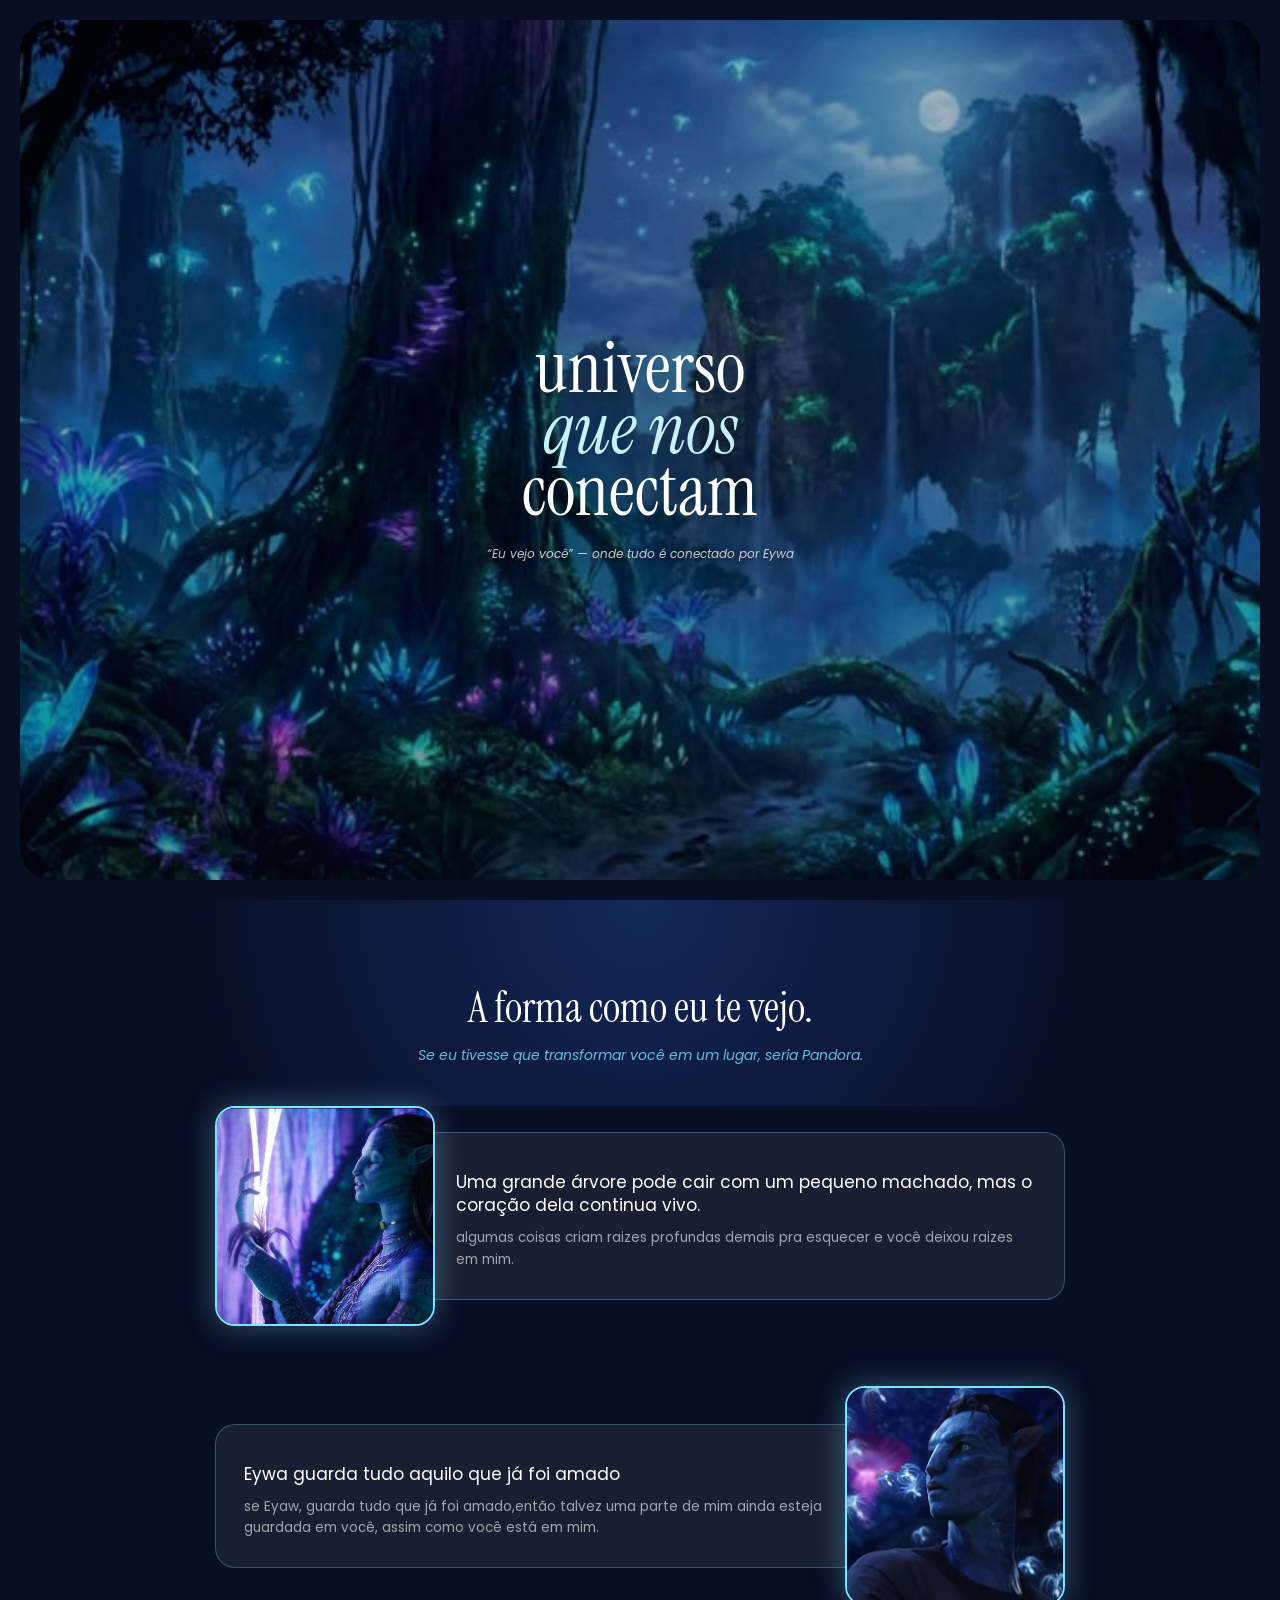
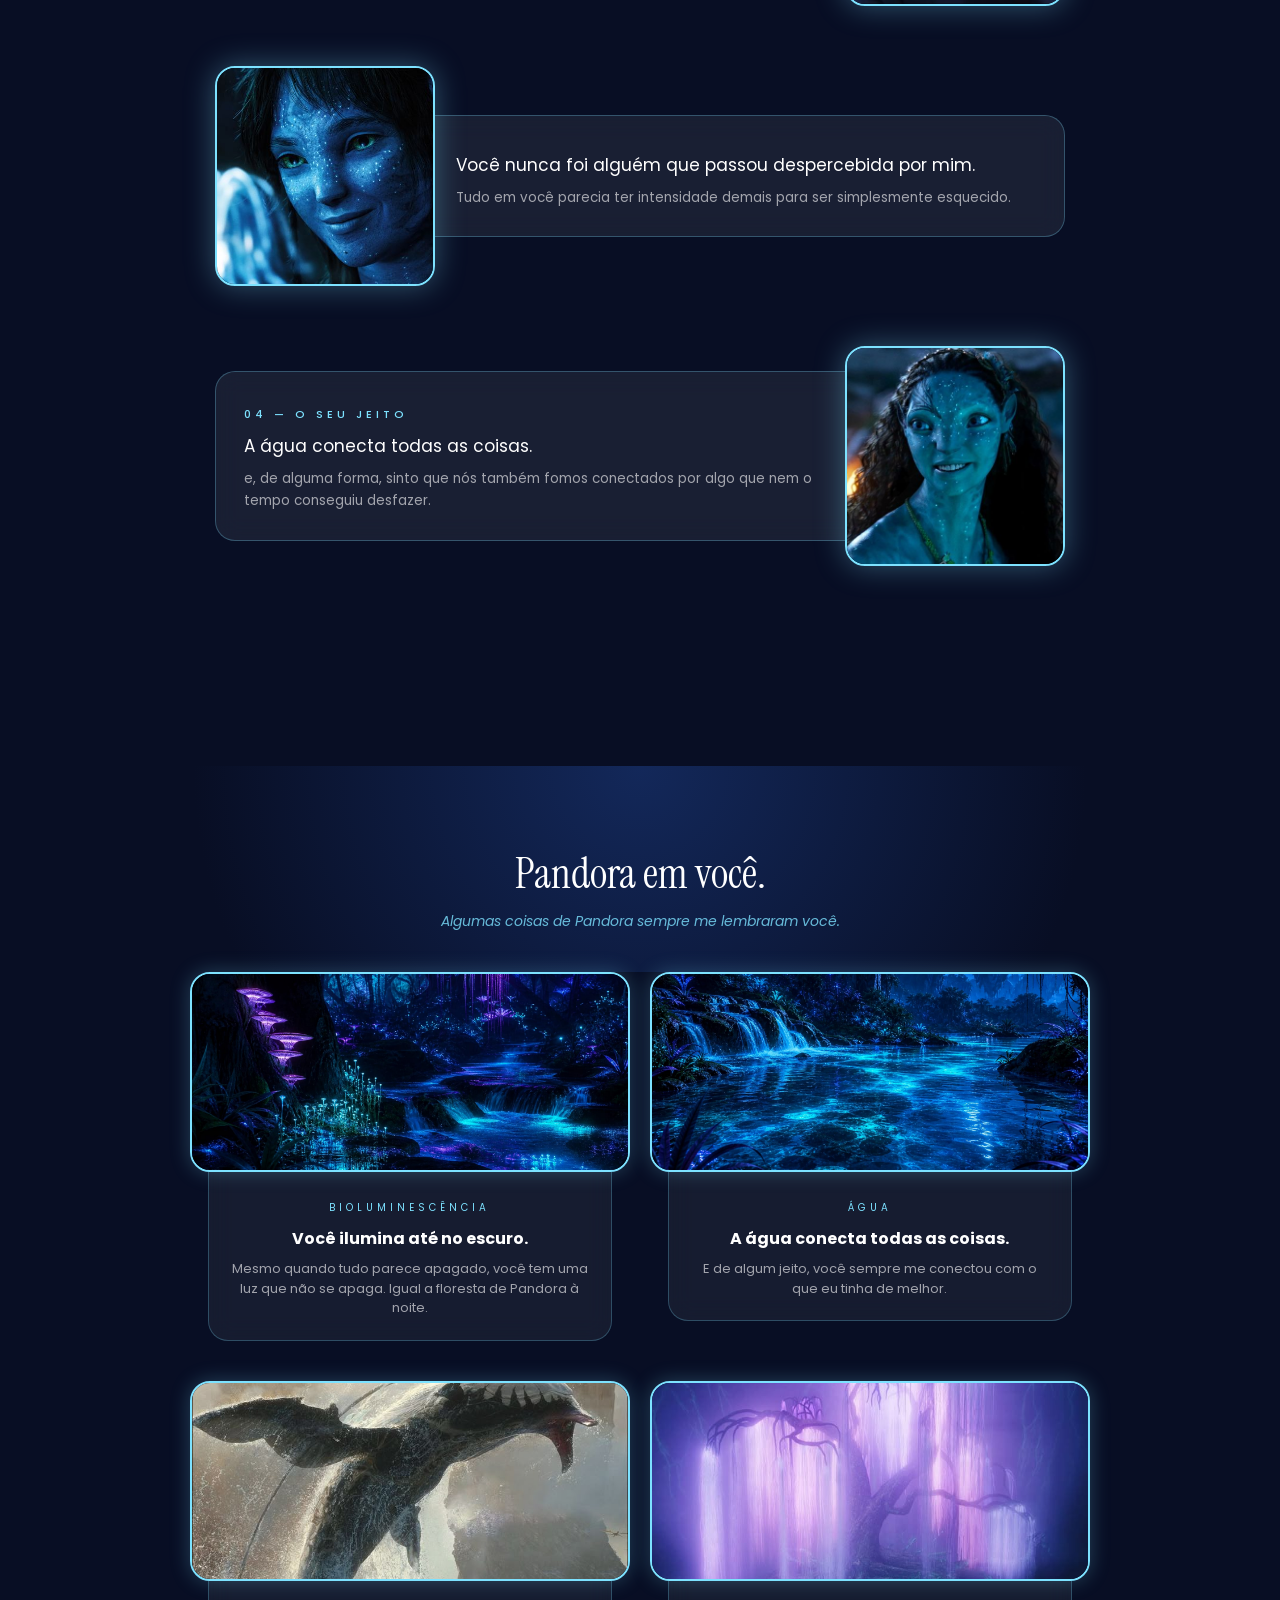
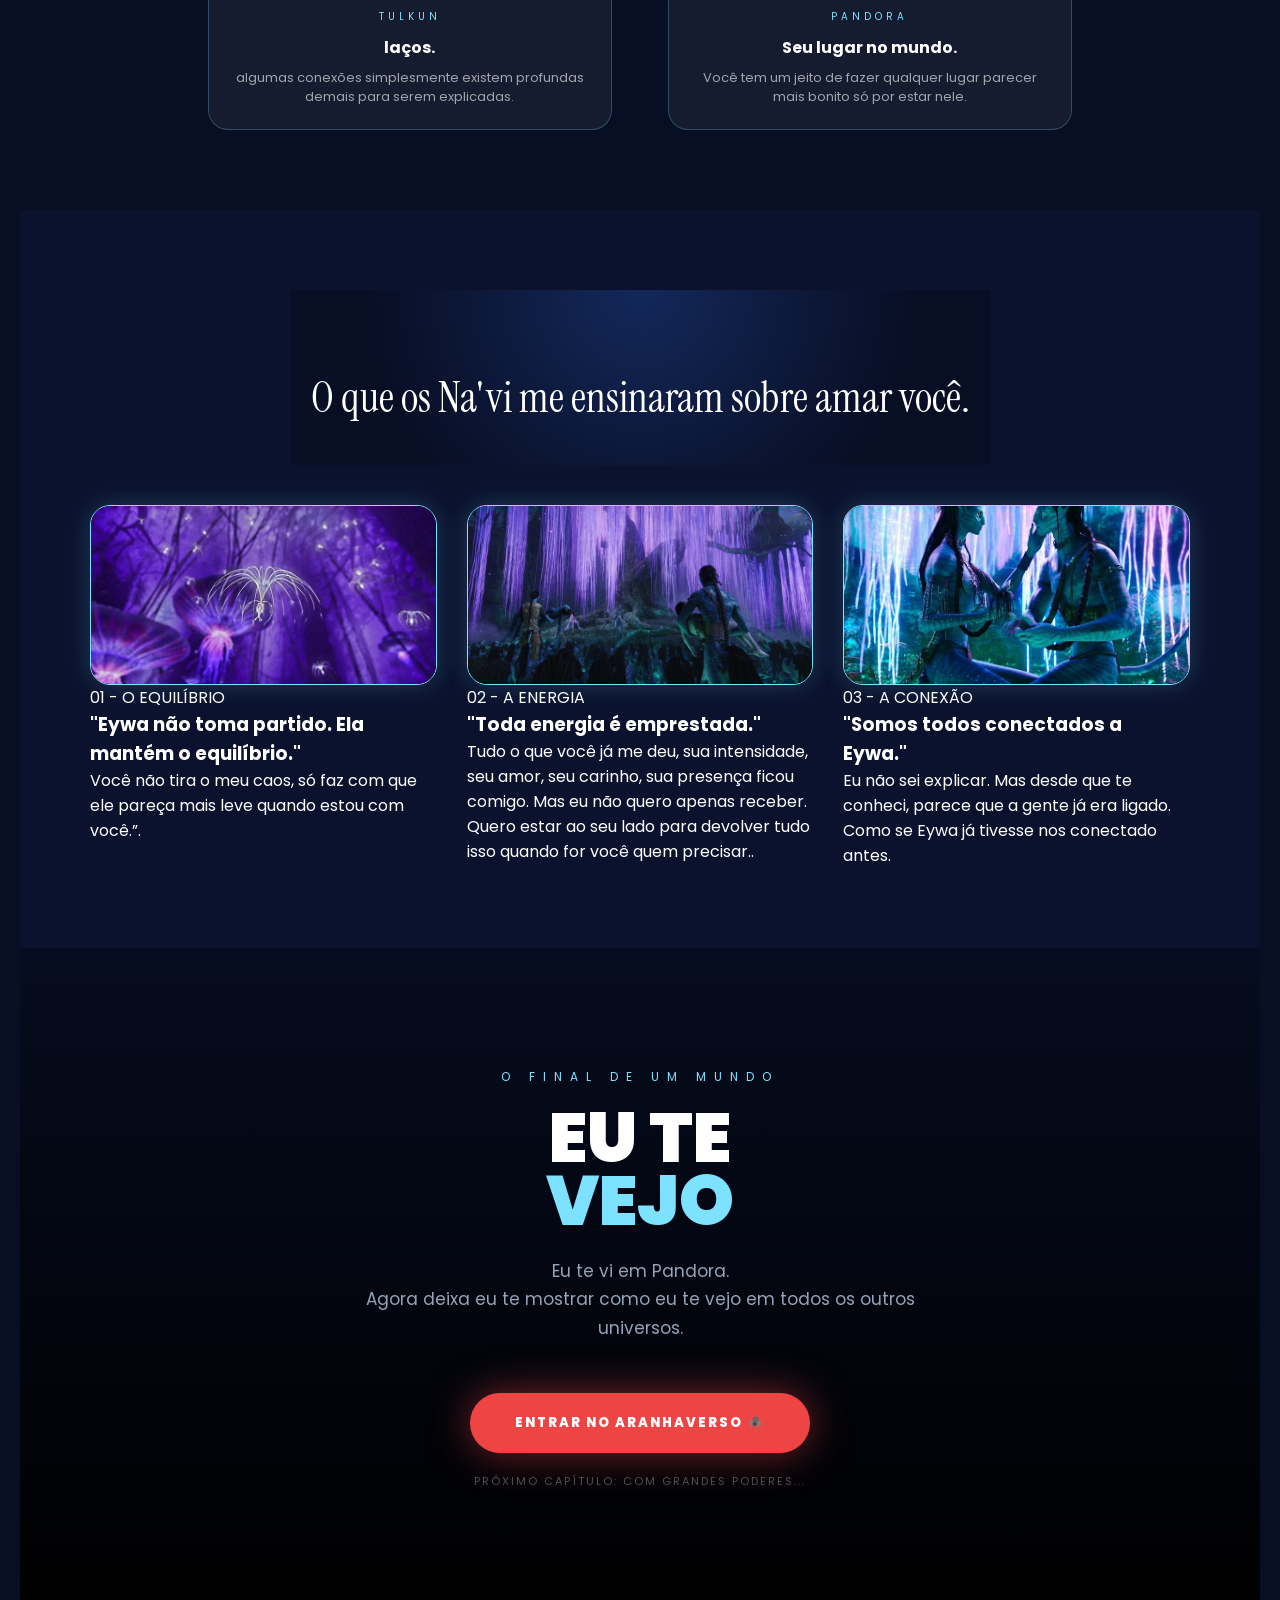
<file: index.html>
<!DOCTYPE html>
<html lang="pt-br">
<head>
  <meta charset="UTF-8">
  <meta name="viewport" content="width=device-width, initial-scale=1.0">
  <title>OQPN</title>
  <link rel="stylesheet" href="style.css">
  <link href="https://fonts.googleapis.com/css2?family=Instrument+Serif:ital@0;1&family=Poppins:wght@300;400&display=swap" rel="stylesheet">
</head>
<body>
  <section id="capa">
    <div class="conteudo">
      <h1>universo<br><i>que nos</i><br>conectam</h1>
      <p class="frase">“Eu vejo você” — onde tudo é conectado por Eywa</p>
    </div>
  </section>
</body>


<!-- SECTION 2 - MODELO IMG + TEXTO LADO A LADO -->
<section class="sec-pandora">

  <div class="topo-ela">
    <h2>A forma como eu te vejo.</h2>
    <p>Se eu tivesse que transformar você em um lugar, seria Pandora.</p>
  </div>

  <!-- 01 - FOTO NA ESQUERDA FORA -->
  <div class="linha">
    <img src="img/foto1.jpeg" class="img-fora" alt="Neytiri">
    <div class="card-texto">
     <h3>Uma grande árvore pode cair com um pequeno machado, mas o coração dela continua vivo.</h3>
      <p>algumas coisas criam raizes profundas demais pra esquecer e você deixou raizes em mim.</p>
    </div>
  </div>

  <!-- 02 - FOTO NA DIREITA FORA -->
  <div class="linha direita">
    <div class="card-texto">
      <h3>Eywa guarda tudo aquilo que já foi amado</h3>
      <p>se Eyaw, guarda tudo que já foi amado,então talvez uma parte de mim ainda esteja guardada em você, assim como você está em mim.</p>
    </div>
    <img src="img/foto2atual.jpeg" class="img-fora" alt="jake">
  </div>

  <!-- 03 - FOTO NA ESQUERDA FORA -->
  <div class="linha">
    <img src="img/foto3.jpeg" class="img-fora" alt="kiri">
    <div class="card-texto">
      <h3>Você nunca foi alguém que passou despercebida por mim.</h3>
      <p>Tudo em você parecia ter intensidade demais para ser simplesmente esquecido.</p>
    </div>
  </div>

  <!-- 04 - FOTO NA DIREITA FORA -->
  <div class="linha direita">
    <div class="card-texto">
      <span>04 — O SEU JEITO</span>
      <h3>A água conecta todas as coisas.</h3>
      <p> e, de alguma forma, sinto que nós também fomos conectados por algo que nem o tempo conseguiu desfazer.</p>
    </div>
    <img src="img/foto4.jpeg" class="img-fora" alt="Tsireya">
  </div>

</section>

<!-- SECTION 3 - PANDORA EM VC -->
<section class="sec-pandora-3">
  
  <div class="topo-ela">
    <h2>Pandora em você.</h2>
    <p>Algumas coisas de Pandora sempre me lembraram você.</p>
  </div>

  <div class="grid-pandora">

    <!-- 01 -->
    <div class="item-pandora">
      <img src="img/ceu-azul.jpeg" class="img-topo" alt="Bioluminescência">
      <div class="card-mini">
        <span>BIOLUMINESCÊNCIA</span>
        <h3>Você ilumina até no escuro.</h3>
        <p>Mesmo quando tudo parece apagado, você tem uma luz que não se apaga. Igual a floresta de Pandora à noite.</p>
      </div>
    </div>

    <!-- 02 -->
    <div class="item-pandora">
      <img src="img/água.jpeg" class="img-topo" alt="Água">
      <div class="card-mini">
        <span>ÁGUA</span>
        <h3>A água conecta todas as coisas.</h3>
        <p>E de algum jeito, você sempre me conectou com o que eu tinha de melhor.</p>
      </div>
    </div>

    <!-- 03 -->
    <div class="item-pandora">
      <img src="img/tulkun.jpeg" class="img-topo" alt="animal do mar">
      <div class="card-mini">
        <span>TULKUN</span>
        <h3>laços.</h3>
        <p>algumas conexões simplesmente existem profundas demais para serem explicadas.</p>
      </div>
    </div>

    <!-- 04 -->
    <div class="item-pandora">
      <img src="img/pandora.jpeg" class="img-topo" alt="pandora">
      <div class="card-mini">
        <span>PANDORA</span>
        <h3>Seu lugar no mundo.</h3>
        <p>Você tem um jeito de fazer qualquer lugar parecer mais bonito só por estar nele.</p>
      </div>
    </div>

  </div>
</section>

<!-- SECTION 4 - O QUE OS NA'VI ME ENSINARAM -->
<section class="sec-ensinamentos-4">
  
  <div class="topo-ela">
    <h2>O que os Na'vi me ensinaram sobre amar você.</h2>
  </div>

  <div class="grid-ensinamentos">

    <!-- 01 -->
    <div class="item-ensino">
      <img src="img/equilibrio.jpeg" class="img-topo-4">
      <div class="card-1">
        <span>01 - O EQUILÍBRIO</span>
        <h3>"Eywa não toma partido. Ela mantém o equilíbrio."</h3>
        <p>Você não tira o meu caos, só faz com que ele pareça mais leve quando estou com você.”.</p>
      </div>
    </div>

    <!-- 02 -->
    <div class="item-ensino">
      <img src="img/energia.jpeg" class="img-topo-4">
      <div class="card-2">
        <span>02 - A ENERGIA</span>
        <h3>"Toda energia é emprestada."</h3>
        <p>Tudo o que você já me deu, sua intensidade, seu amor, seu carinho, sua presença
              ficou comigo. Mas eu não quero apenas receber. 
              Quero estar ao seu lado para devolver tudo isso quando for você quem precisar..</p>
      </div>
    </div>

    <!-- 03 -->
    <div class="item-ensino">
      <img src="img/conexão.jpeg" class="img-topo-4">
      <div class="card-3">
        <span>03 - A CONEXÃO</span>
        <h3>"Somos todos conectados a Eywa."</h3>
        <p>Eu não sei explicar. Mas desde que te conheci, parece que a gente já era ligado. Como se Eywa já tivesse nos conectado antes.</p>
      </div>
    </div>

  </div>
</section>

<!-- SECTION 06 - CONTATO / PORTAL -->
<section class="sec-portal">
  <p class="sub-titulo-portal">O FINAL DE UM MUNDO</p>
  <h2>EU TE<br><span>VEJO</span></h2>
  <p class="texto-portal">
    Eu te vi em Pandora.<br>
    Agora deixa eu te mostrar como eu te vejo em todos os outros universos.
  </p>

  <a href="aranha.html" class="btn-aranha">
    ENTRAR NO ARANHAVERSO 🕷️
  </a>
  
  <p class="proximo-cap">PRÓXIMO CAPÍTULO: COM GRANDES PODERES...</p>
</section>
</file>
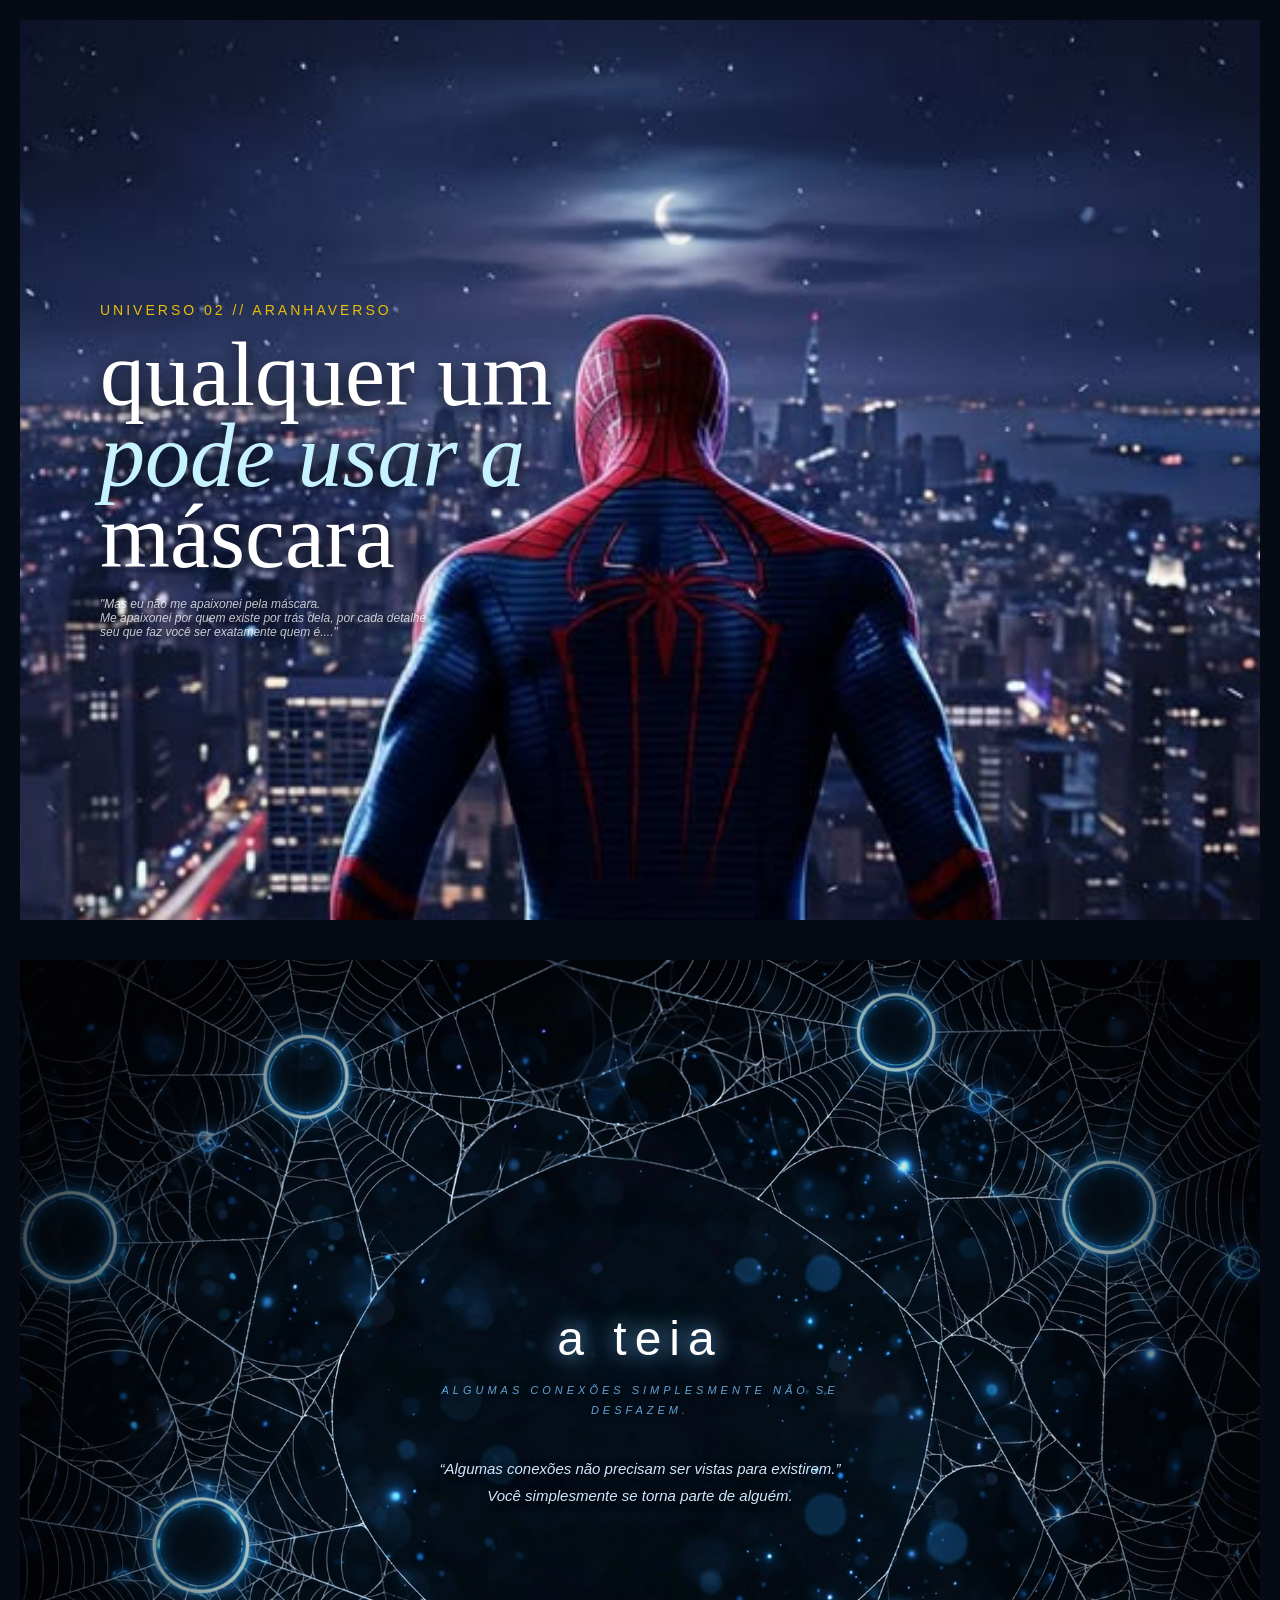
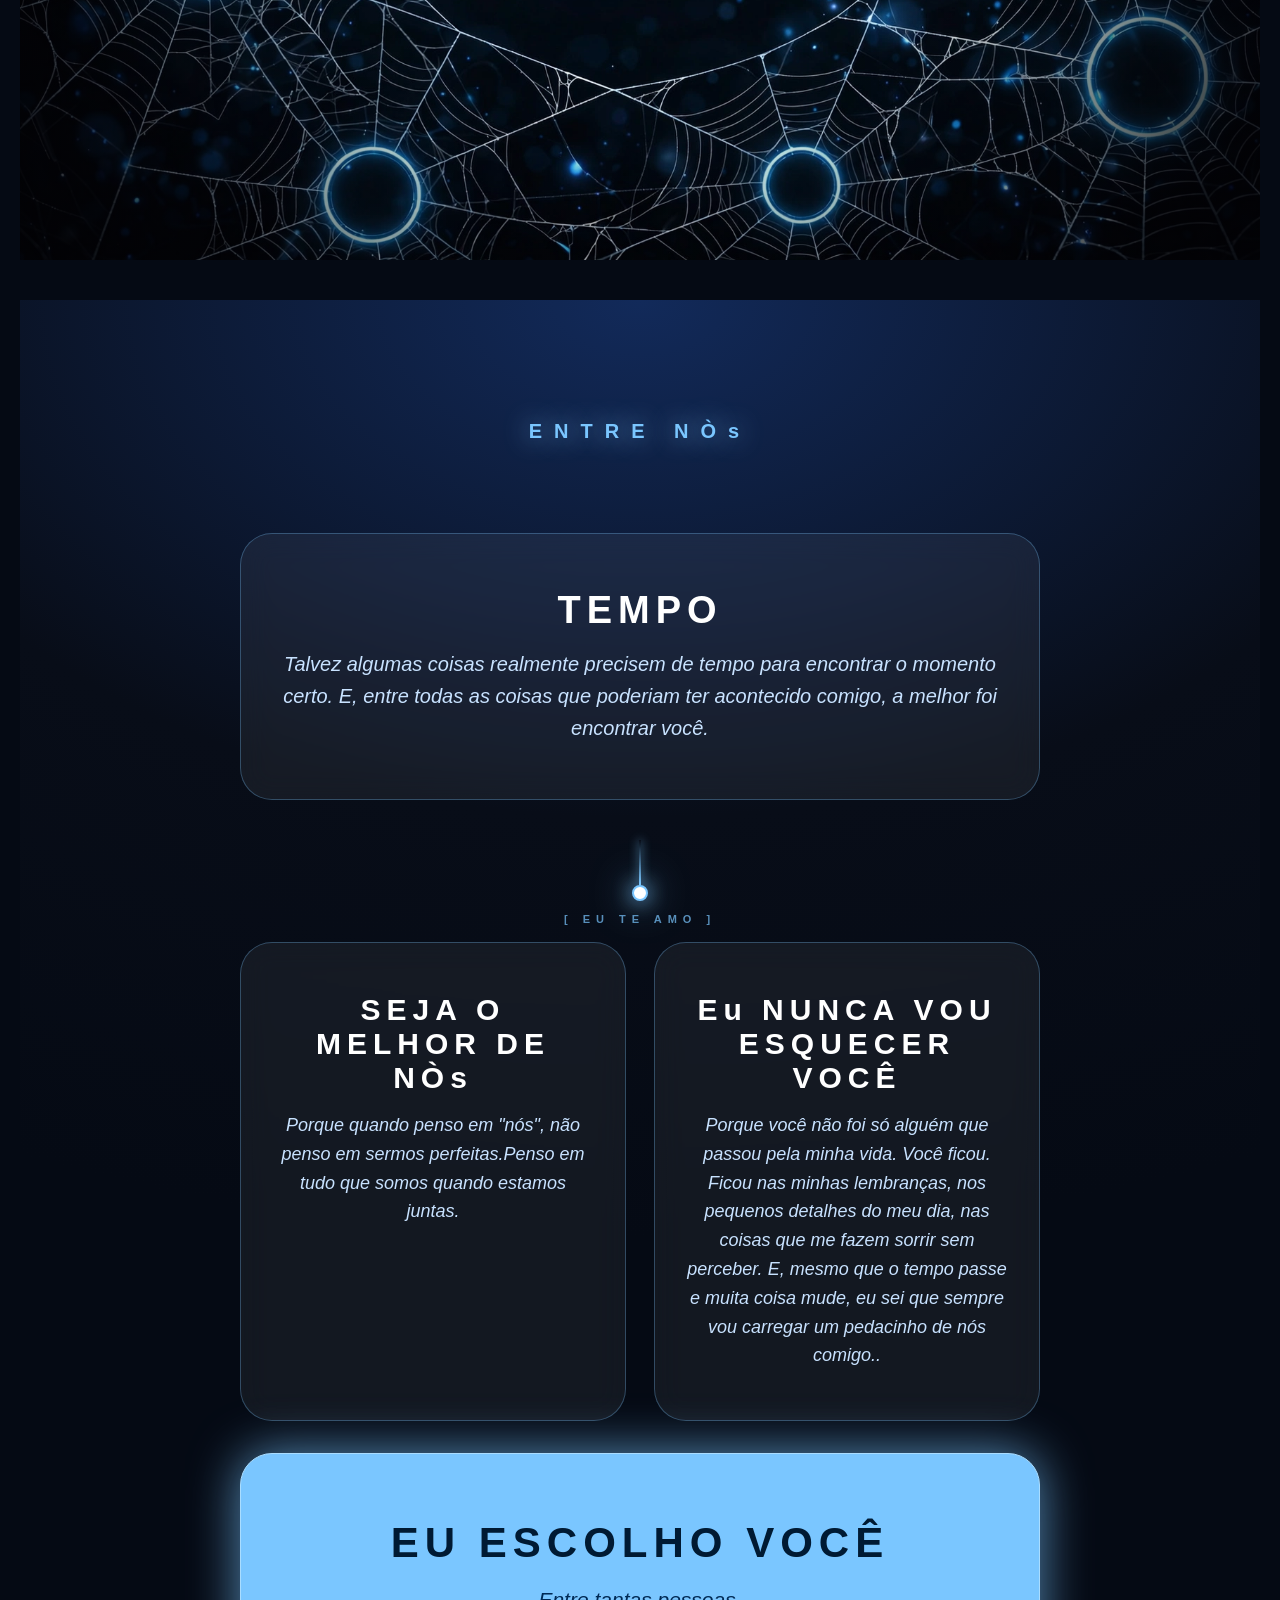
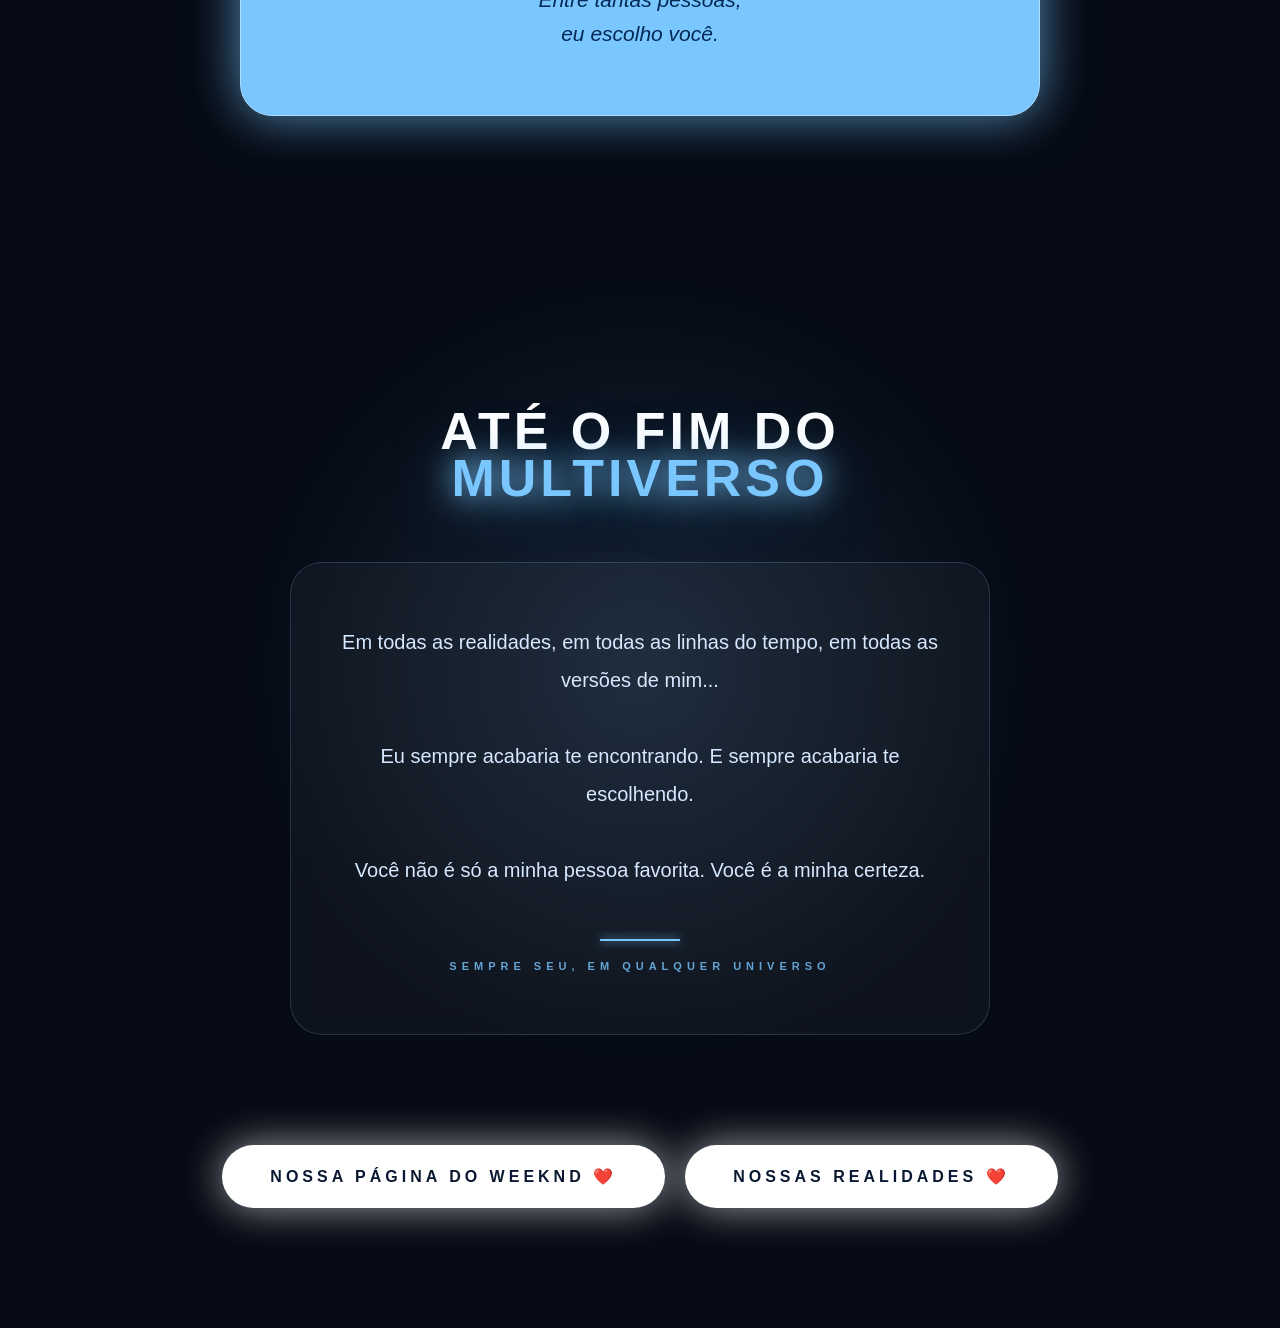
<file: aranha.html>
<!DOCTYPE html>
<html lang="pt-BR">
<head>
  <meta charset="UTF-8">
  <meta name="viewport" content="width=device-width, initial-scale=1.0">
  <title>Homem-Aranha - OQPN</title>
  <link rel="stylesheet" href="style.css">
  <link rel="stylesheet" href="style.aranha.css">
</head>
<body>

  <!-- CAPA TELA CHEIA -->
  <section id="capa-aranha-full">
    <div class="texto-sobre-foto">
      <p class="sub">UNIVERSO 02 // ARANHAVERSO</p>
      <h1>qualquer um<br><i>pode usar a </i><br>máscara</h1>
      <p class="frase">"Mas eu não me apaixonei pela máscara. 
        <br>Me apaixonei por quem existe por trás dela,
        por cada detalhe <br>seu que faz você ser exatamente quem é...."</p>
    </div>
  </section>

  <!-- CONTEÚDO DO SITE (o resto que você já tinha) -->
  <section class="conteudo-aranha">
  </section>

</body>

<!-- section 2 -->

<section id="a-teia-criativa">
  <div class="card-centro">
    <h2>a teia</h2>
    <p class="sub">algumas conexões simplesmente não se desfazem.</p>
    <p class="texto">“Algumas conexões não precisam ser vistas para existirem.”<br>
    Você simplesmente se torna parte de alguém.</p>
  </div>
</section>

<!-- section 3 -->

<section id="o-que-vejo">
  <h2>ENTRE NÒs</h2>
  
  <div class="teia-cards">
    <div class="card" data-full="Você enfrenta coisas que muita gente fugiria. E mesmo com medo, você vai. Isso é coragem de verdade.">
      <span>TEMPO</span> <p>Talvez algumas coisas realmente precisem de tempo para encontrar o momento certo. 
        E, entre todas as coisas que poderiam ter
         acontecido comigo, a melhor foi encontrar você.</p>
    </div>
    
    <div class="icone-teia">
      <div class="teia-linha"></div>
      <div class="teia-brilho"></div>
      <small>[ EU TE AMO ]</small>
    </div>
    
    <div class="linha-dupla">
      <div class="card" data-full="Com você eu me sinto em paz. Você é meu lugar seguro no meio do caos.">
        <span>SEJA O MELHOR DE NÒs</span> <p>Porque quando penso em "nós", não penso em sermos perfeitas.Penso em tudo que somos quando estamos juntas.</p>
      </div>
      <div class="card" data-full="Não importa o que aconteça, você nunca vai estar sozinha. Eu tô aqui.">
        <span>Eu NUNCA VOU ESQUECER VOCÊ</span> <p>Porque você não foi só alguém que passou pela minha vida. 
          Você ficou. Ficou nas minhas lembranças,
           nos pequenos detalhes do meu dia, nas coisas que me fazem sorrir sem perceber. 
           E, mesmo que o tempo passe e muita coisa mude, eu sei que sempre vou carregar um pedacinho de nós comigo..</p>
      </div>
    </div>
    
    <div class="card destaque" data-full="Entre tantas pessoas no mundo, se eu tivesse que escolher de novo, e de novo, e de novo... seria você. Sempre você.">
      <span> EU ESCOLHO VOCÊ</span> <p>Entre tantas pessoas,<br>eu escolho você.</p>
    </div>
  </div>
</section>

<div id="modal-teia">
  <div class="modal-conteudo">
    <span class="fechar">×</span>
    <h3 id="modal-titulo"></h3>
    <p id="modal-texto"></p>
  </div>
</div>

<!-- section 4 -->

<section id="para-sempre">
  <div class="estrela-cai"></div>
  <h2>ATÉ O FIM DO<br><span>MULTIVERSO</span></h2>
  
  <div class="carta-final">
    <p>
      Em todas as realidades, em todas as linhas do tempo, em todas as versões de mim...
      <br><br>
      Eu sempre acabaria te encontrando. E sempre acabaria te escolhendo.
      <br><br>
      Você não é só a minha pessoa favorita. Você é a minha certeza.
    </p>
    
    <div class="assinatura">
      <div class="linha-assinatura"></div>
      <small>SEMPRE SEU, EM QUALQUER UNIVERSO</small>
    </div>
  </div>

  <div style="display:flex; gap:20px; justify-content:center; flex-wrap:wrap;">
  <a href="wekend.html" class="btn-weeknd">NOSSA PÁGINA DO WEEKND ❤️</a>
  <a href="SEU-LINK-REALIDADES" class="btn-final">NOSSAS REALIDADES ❤️</a>
</div>
</section>
</file>
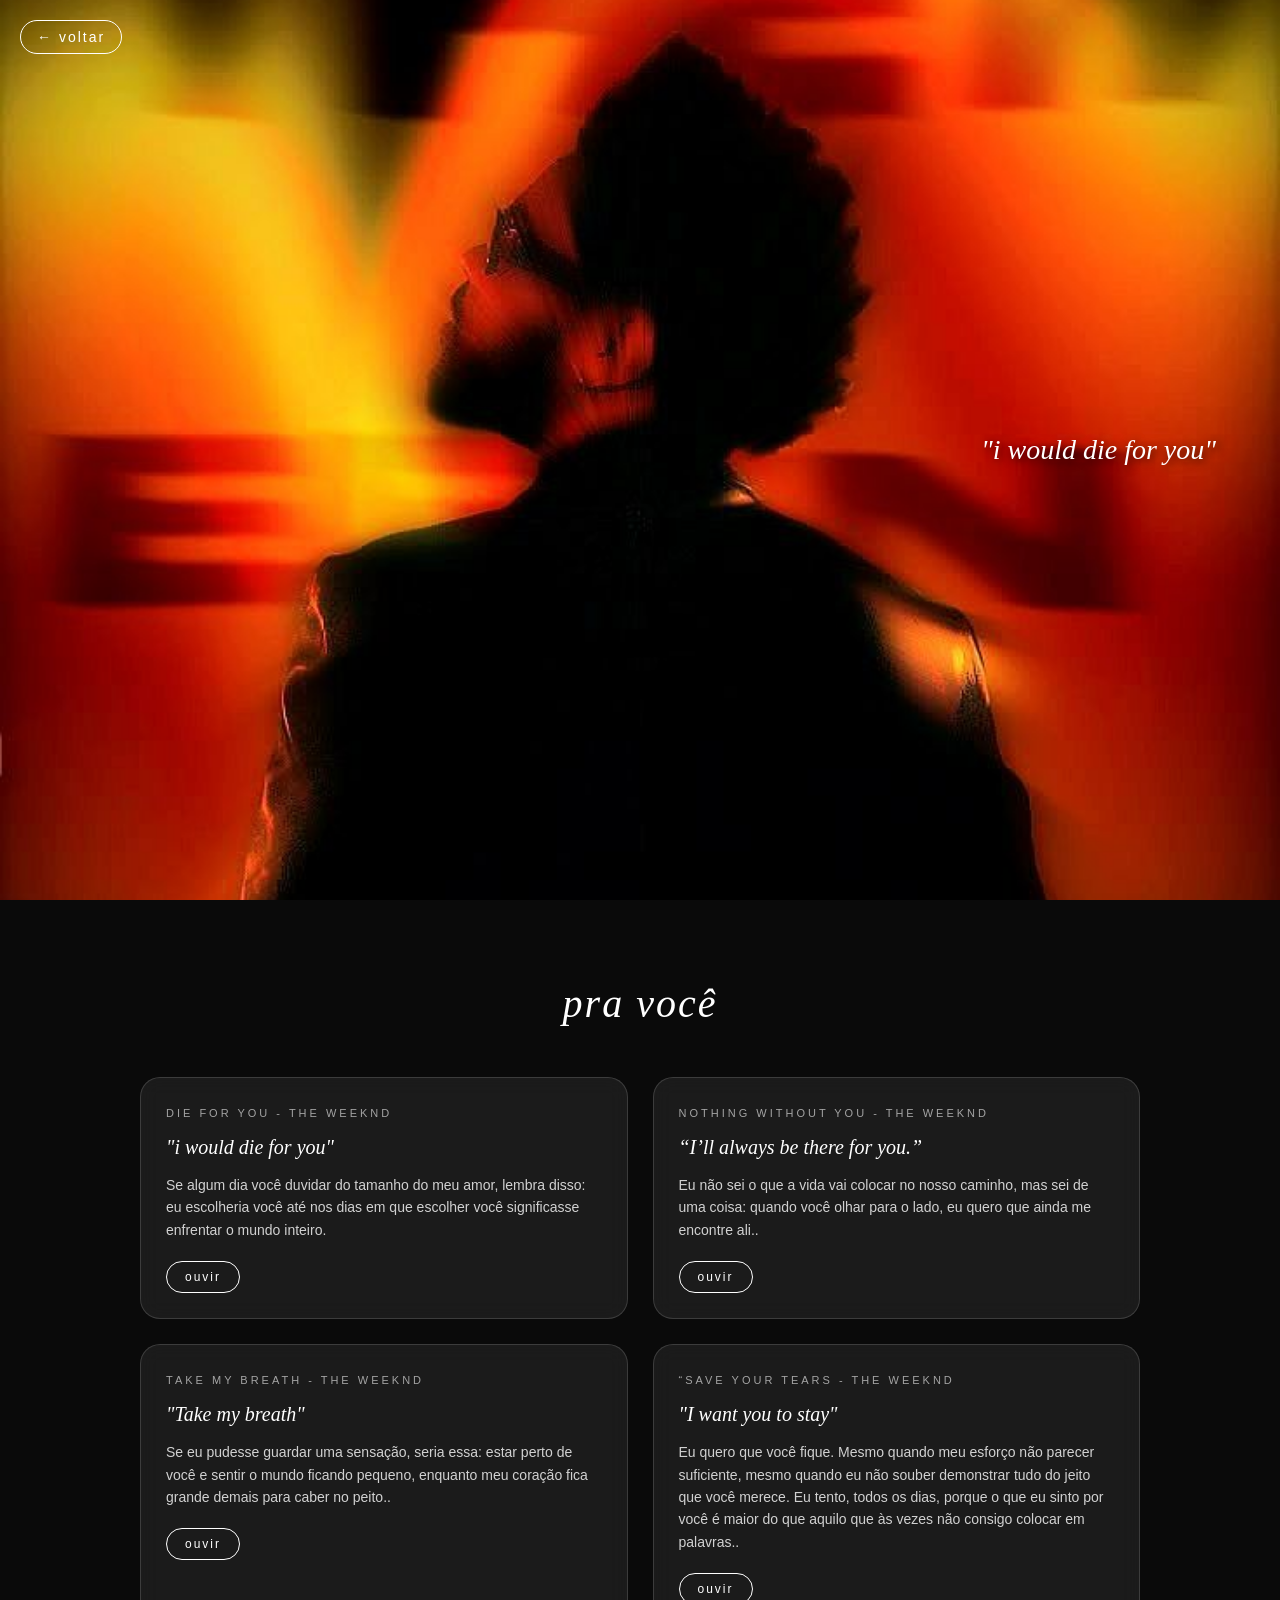
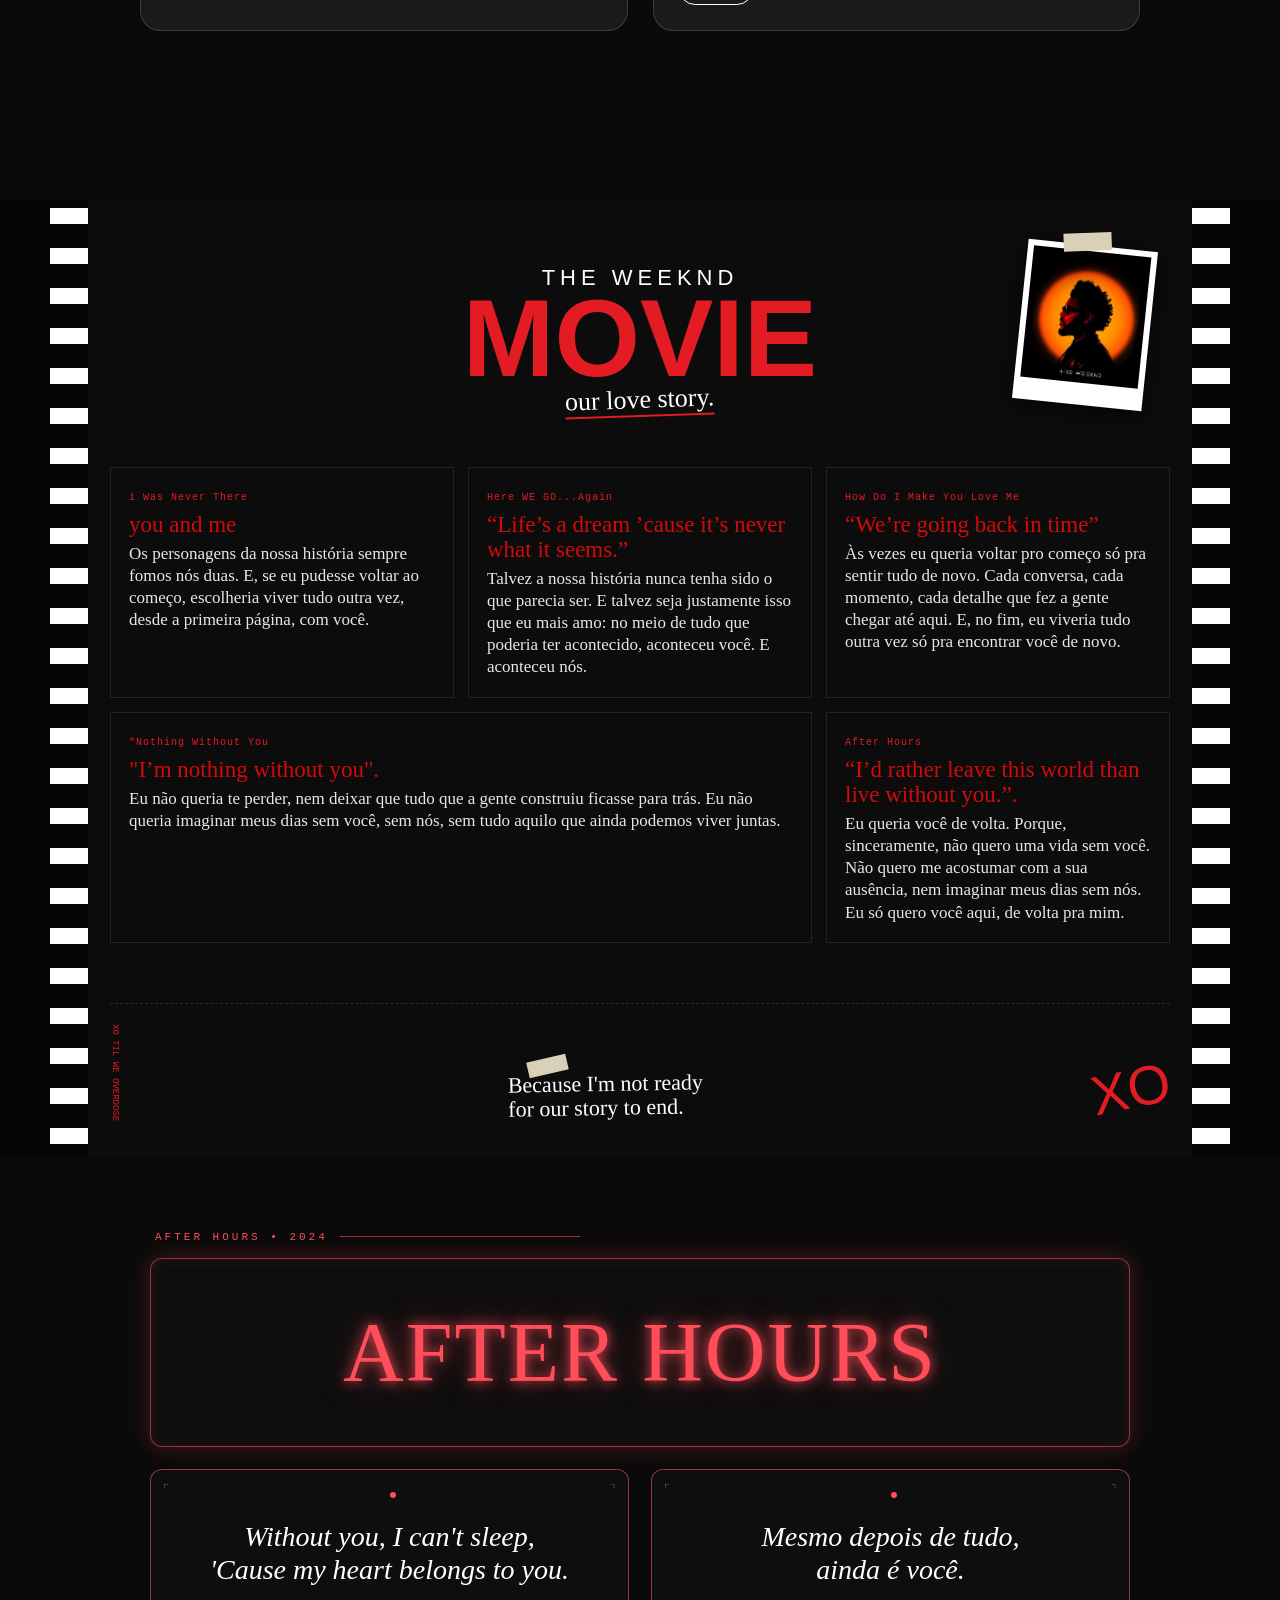
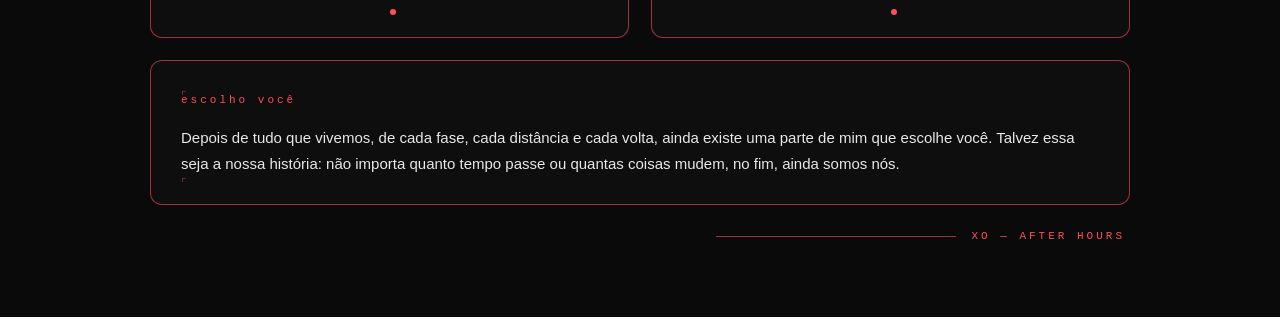
<file: wekend.html>
<!DOCTYPE html>
<html lang="pt-br">
<head>
  <meta charset="UTF-8">
  <meta name="viewport" content="width=device-width, initial-scale=1.0">
  <title>the weeknd</title>
  <link rel="stylesheet" href="wekend.css">
</head>
<body>

  <div class="capa">
    <a href="index.html" class="voltar">← voltar</a>
    <div class="frase">
      "i would die for you"
    </div>
  </div>

  <!-- section 2 -->

  <section class="dedicatorias">
    <h2>pra você</h2>

    <div class="caixinhas">

      <div class="caixinha">
        <span class="musica">Die For You - The Weeknd</span>
        <p class="letra">"i would die for you"</p>
        <p class="mensagem">Se algum dia você duvidar do tamanho do meu amor, 
            lembra disso: eu escolheria você até nos dias em que escolher você significasse enfrentar o mundo inteiro.</p>
        <a href="https://youtu.be/YQ-qToZUybM?si=hePVnnju6eLL52Zl" target="_blank">ouvir</a>
      </div>

      <div class="caixinha">
        <span class="musica">Nothing Without You - The Weeknd</span>
        <p class="letra">“I’ll always be there for you.”</p>
        <p class="mensagem">Eu não sei o que a vida vai colocar no nosso caminho, mas sei de uma coisa: 
            quando você olhar para o lado, eu quero que ainda me encontre ali..</p>
        <a href="https://youtu.be/WFO7r3g-JBc?si=KxA2o1EP5jqNgegD" target="_blank">ouvir</a>
      </div>

      <div class="caixinha">
        <span class="musica">Take my breath - The Weeknd</span>
        <p class="letra">"Take my breath"</p>
        <p class="mensagem">Se eu pudesse guardar uma sensação, seria essa: 
            estar perto de você e sentir o mundo ficando pequeno, enquanto meu coração fica grande demais para caber no peito..</p>
        <a href="https://youtu.be/rhTl_OyehF8?si=5IGBt_toa_q-QwMZ" target="_blank">ouvir</a>
      </div>

      <div class="caixinha">
        <span class="musica">“Save Your Tears - The Weeknd </span>
        <p class="letra">"I want you to stay"</p>
        <p class="mensagem">Eu quero que você fique. Mesmo quando meu esforço não parecer suficiente,
             mesmo quando eu não souber demonstrar tudo do jeito que você merece. Eu tento, todos os dias, porque o que eu sinto por você é maior do que aquilo 
             que às vezes não consigo colocar em palavras..</p>
        <a href="https://youtu.be/XXYlFuWEuKI?si=NTkkuHO0UokQpndK" target="_blank">ouvir</a>
      </div>

    </div>
  </section>

<!-- SECTION 3 - THE WEEKND MOVIE -->

<section class="section3">
  <div class="film">
    
    <div class="film-top">
      
      
      <div class="main-title">
        <h2>THE WEEKND</h2>
        <h1>MOVIE</h1>
        <p>our love story.</p>
      </div>

      <div class="photo-tape">
        <img src="img/pequena.jpeg" alt="foto">
      </div>
    </div>

    <div class="grid">
      <div class="box">
        <span>i Was Never There</span>
        <h3>you and me</h3>
        <p>Os personagens da nossa história sempre fomos nós duas. E, se eu pudesse voltar ao começo,
           escolheria viver tudo outra vez, desde a primeira página, com você.</p>
      </div>
      <div class="box">
        <span>Here WE GO...Again</span>
        <h3>“Life’s a dream ’cause it’s never what it seems.”</h3>
        <p>Talvez a nossa história nunca tenha sido o que parecia ser. 
          E talvez seja justamente isso que eu mais amo: no meio de tudo que poderia ter acontecido, aconteceu você. E aconteceu nós.</p>
      </div>
      <div class="box">
        <span>How Do I Make You Love Me</span>
        <h3>“We’re going back in time”</h3>
        <p>Às vezes eu queria voltar pro começo só pra sentir tudo de novo. 
          Cada conversa, cada momento, cada detalhe que fez a gente chegar até aqui. E,
           no fim, eu viveria tudo outra vez só pra encontrar você de novo.</p>
      </div>
      <div class="box big">
        <span>“Nothing Without You</span>
        <h3>"I’m nothing without you".</h3>
        <p>Eu não queria te perder, nem deixar que tudo que a gente construiu ficasse para trás.
         Eu não queria imaginar meus dias sem você, sem nós, 
         sem tudo aquilo que ainda podemos viver juntas.</p>
      </div>
      <div class="box small">
        <span>After Hours</span>
        <h3>“I’d rather leave this world than live without you.”.</h3>
        <p>Eu queria você de volta. Porque, sinceramente, não quero uma vida sem você. 
          Não quero me acostumar com a sua ausência, nem imaginar meus dias sem nós. 
          Eu só quero você aqui, de volta pra mim.</p>
      </div>
    </div>

    <div class="footer">
      <div class="barcode">XO TIL WE OVERDOSE</div>
      <p>Because I'm not ready<br>for our story to end.</p>
      <div class="xo">XO</div>
    </div>

  </div>
</section>

<!-- section 4 -->

<section id="section4" class="s4">
  <div class="s4-wrap">
    <div class="s4-top-label">
      <span class="right">AFTER HOURS • 2024</span>
    </div>

    <div class="s4-box s4-title-box">
      <h1>AFTER HOURS</h1>
    </div>

    <div class="s4-middle">
      <div class="s4-box s4-small">
        <span class="dot top"></span>
        <h2>Without you, I can't sleep,<br>'Cause my heart belongs to you.</h2>
        <span class="dot bottom"></span>
      </div>
      <div class="s4-box s4-small">
        <span class="dot top"></span>
        <h2>Mesmo depois de tudo,<br>ainda é você.</h2>
        <span class="dot bottom"></span>
      </div>
    </div>

    <div class="s4-box s4-text-box">
      <span class="label"> escolho você </span>
      <p>
        Depois de tudo que vivemos, de cada fase, cada distância e cada volta, ainda existe uma parte de mim que escolhe você. Talvez essa seja a nossa história: não importa quanto tempo passe ou quantas coisas mudem, no fim, ainda somos nós.
      </p>
    </div>

    <div class="s4-bottom-label">
      <span>XO — AFTER HOURS</span>
    </div>
  </div>
</section>
</file>
<file: style.css>
* { margin: 0; padding: 0; box-sizing: border-box; }

body {
  background: #070e25;
  font-family: 'Poppins', sans-serif;
  padding: 20px;
}

#capa {
  height: calc(100vh - 40px);
  width: 100%;
  display: flex;
  justify-content: center;
  align-items: center;
  position: relative;
  border-radius: 32px;
  overflow: hidden;
  background: #070e25;
}

/* FUNDO MAIS CLARO AGORA */
#capa::after {
  content: '';
  position: absolute;
  inset: 0;
  background-image: url('img/fundo.jpeg');
  background-position: center 30%;
  background-size: cover;
  background-repeat: no-repeat;
  /* ANTES TAVA 0.5, AGORA 0.85 - MAIS CLARO */
  filter: brightness(0.85) saturate(0.95) contrast(1.05);
}

#capa::before {
  content: '';
  position: absolute;
  inset: 0;
  /* película bem mais leve */
  background: linear-gradient(to bottom, rgba(7,14,37,0.15), rgba(7,14,37,0.35));
  z-index: 2;
}

.conteudo {
  position: relative;
  z-index: 3;
  text-align: center;
  color: white;
}

.sub {
  font-size: 10px;
  letter-spacing: 7px;
  color: #7de2ff;
  margin-bottom: 16px;
  opacity: 0.9;
}

h1 {
  font-family: 'Instrument Serif', serif;
  font-size: 72px;
  line-height: 0.85;
  font-weight: 400;
  text-shadow: 0 4px 30px rgba(0,0,0,0.6);
}

h1 i {
  color: #c6f1ff;
  font-style: italic;
  font-weight: 300;
}

.frase {
  margin-top: 24px;
  font-size: 12px;
  opacity: 0.75;
  font-style: italic;
  text-shadow: 0 2px 10px rgba(0,0,0,0.8);
}

 /* section 2  */

@import url('https://fonts.googleapis.com/css2?family=Instrument+Serif:ital@0;1&family=Poppins:wght@300;400;500&display=swap');

* { margin: 0; padding: 0; box-sizing: border-box; }

body {
  background: #080e24;
  color: white;
  font-family: 'Poppins', sans-serif;
  overflow-x: hidden;
}

/* TOPO - A forma como eu te vejo */
.topo-ela {
  text-align: center;
  padding: 80px 20px 40px 20px;
  background: radial-gradient(circle at top, #13285a 0%, #080e24 70%);
}

.topo-ela h2 {
  font-family: 'Instrument Serif', serif;
  font-size: 42px;
  font-weight: 400;
  color: #fff;
}

.topo-ela p {
  color: #7de2ff;
  font-size: 14px;
  font-style: italic;
  margin-top: 10px;
  opacity: 0.8;
}

/* SECTION PANDORA */
.sec-pandora {
  background: #080e24;
  padding: 20px 16px 100px 16px;
  min-height: 100vh;
}

/* LINHA - FOTO FORA + TEXTO */
.linha {
  display: flex;
  align-items: center;
  max-width: 850px;
  margin: 0 auto 60px auto;
  position: relative;
}

.linha.direita {
  justify-content: flex-end;
}

/* FOTO GRANDE FORA - IGUAL SEU DESENHO */
.img-fora {
  width: 220px;
  height: 220px;
  min-width: 220px;
  border-radius: 20px;
  object-fit: cover;
  border: 2px solid #7de2ff;
  box-shadow: 0 0 30px rgba(125,226,255,0.35);
  z-index: 5;
}

/* CARD DE TEXTO */
.card-texto {
  background: rgba(255,255,255,0.07);
  border: 1px solid rgba(125,226,255,0.28);
  backdrop-filter: blur(12px);
  -webkit-backdrop-filter: blur(12px);
  border-radius: 20px;
  padding: 28px 28px 28px 60px;
  margin-left: -40px;
  width: 100%;
}

.linha.direita .card-texto {
  margin-left: 0;
  margin-right: -40px;
  padding: 28px 60px 28px 28px;
}

.card-texto span {
  color: #7de2ff;
  font-size: 11px;
  letter-spacing: 4px;
  font-weight: 500;
}

.card-texto h3 {
  color: #fff;
  font-size: 17px;
  margin: 10px 0;
  line-height: 1.35;
  font-weight: 400;
}

.card-texto p {
  color: rgba(255,255,255,0.6);
  font-size: 13.5px;
  line-height: 1.6;
}

/* CELULAR */
@media (max-width: 700px) {
  .topo-ela h2 { font-size: 32px; }
  .img-fora {
    width: 130px;
    height: 130px;
    min-width: 130px;
  }
  .card-texto {
    padding: 20px 18px 20px 36px;
    margin-left: -24px;
  }
  .linha.direita .card-texto {
    margin-right: -24px;
    padding: 20px 36px 20px 18px;
  }
  .card-texto h3 { font-size: 15px; }
}

.sec-pandora-3 {
  background: #080e24;
  padding: 40px 16px 80px 16px;
}

.grid-pandora {
  display: grid;
  grid-template-columns: 1fr 1fr;
  gap: 40px 20px;
  max-width: 900px;
  margin: 0 auto;
}

.item-pandora {
  display: flex;
  flex-direction: column;
  align-items: center;
}

.img-topo {
  width: 100%;
  height: 200px;
  border-radius: 20px;
  object-fit: cover;
  border: 2px solid #7de2ff;
  box-shadow: 0 0 20px rgba(125,226,255,0.25);
  z-index: 2;
}

.card-mini {
  background: rgba(255,255,255,0.06);
  border: 1px solid rgba(125,226,255,0.25);
  backdrop-filter: blur(12px);
  border-radius: 20px;
  padding: 50px 20px 22px 20px;
  margin-top: -30px;
  width: 92%;
  text-align: center;
}

.card-mini span { color: #7de2ff; font-size: 10px; letter-spacing: 4px; }
.card-mini h3 { color: #fff; font-size: 16px; margin: 8px 0; }
.card-mini p { color: rgba(255,255,255,0.6); font-size: 13px; line-height: 1.5; }

/* celular vira 1 coluna */
@media (max-width: 700px) {
  .grid-pandora { grid-template-columns: 1fr; }
  .img-topo { height: 220px; }
}

.sec-ensinamentos-4 {
  background: #0a122e;
  padding: 80px 16px;
}

.grid-ensinamentos {
  display: grid;
  grid-template-columns: 1fr 1fr 1fr;
  gap: 30px;
  max-width: 1100px;
  margin: 40px auto 0 auto;
}

.item-ensino {
  display: flex;
  flex-direction: column;
  align-items: center;
}

.img-topo-4 {
  width: 100%;
  height: 180px;
  border-radius: 20px;
  object-fit: cover;
  border: 1px solid #7de2ff;
  box-shadow: 0 0 25px rgba(125,226,255,0.2);
  z-index: 2;
}

.card-4 {
  background: linear-gradient(180deg, rgba(125,226,255,0.08) 0%, rgba(255,255,255,0.04) 100%);
  border: 1px solid rgba(125,226,255,0.15);
  border-radius: 20px;
  padding: 50px 20px 25px 20px;
  margin-top: -30px;
  width: 90%;
  min-height: 210px;
}

.card-4 span { color: #7de2ff; font-size: 10px; letter-spacing: 3px; }
.card-4 h3 { color: #fff; font-size: 15px; line-height: 1.4; margin: 12px 0; font-style: italic; }
.card-4 p { color: rgba(255,255,255,0.6); font-size: 13px; line-height: 1.6; }

@media (max-width: 800px) {
  .grid-ensinamentos { grid-template-columns: 1fr; gap: 50px; }
  .img-topo-4 { height: 220px; }
}

/* SECTION 4 - 3 ENSINAMENTOS */
.sec-ensinamentos-4 {
  background: #0a122e;
  padding: 80px 20px;
  display: flex;
  flex-direction: column;
  align-items: center;
}

.grid-ensinamentos {
  display: grid;
  grid-template-columns: 1fr 1fr 1fr; /* 3 lado a lado */
  gap: 24px;
  max-width: 1100px;
  width: 100%;
}

.item-ensino {
  display: flex;
  flex-direction: column;
  align-items: center;
}

.img-topo-4 {
  width: 100%;
  height: 160px; /* altura pequena */
  object-fit: cover;
  border-radius: 16px;
  border: 1px solid #7de2ff;
  z-index: 2;
}

.card-4 {
  background: rgba(255,255,255,0.06);
  border: 1px solid rgba(125,226,255,0.15);
  border-radius: 16px;
  padding: 45px 20px 20px 20px;
  margin-top: -25px; /* sobe por baixo da imagem */
  width: 92%;
  z-index: 1;
}

.card-4 h3 {
  color: white;
  font-size: 14px;
  margin-bottom: 10px;
}

.card-4 p {
  color: #cbd5e1;
  font-size: 13px;
  line-height: 1.6;
}

/* NO CELULAR FICA UM EMBAIXO DO OUTRO */
@media (max-width: 768px) {
  .grid-ensinamentos {
    grid-template-columns: 1fr;
  }
}

.sec-ensinamentos-4 {
  background: #0a122e;
  padding: 80px 16px;
}

.grid-ensinamentos {
  display: grid;
  grid-template-columns: 1fr 1fr 1fr;
  gap: 30px;
  max-width: 1100px;
  margin: 40px auto 0 auto;
}

.item-ensino {
  display: flex;
  flex-direction: column;
  align-items: center;
}

.img-topo-4 {
  width: 100%;
  height: 180px;
  border-radius: 20px;
  object-fit: cover;
  border: 1px solid #7de2ff;
  box-shadow: 0 0 25px rgba(125,226,255,0.2);
  z-index: 2;
}

.card-4 {
  background: linear-gradient(180deg, rgba(125,226,255,0.08) 0%, rgba(255,255,255,0.04) 100%);
  border: 1px solid rgba(125,226,255,0.15);
  border-radius: 20px;
  padding: 50px 20px 25px 20px;
  margin-top: -30px;
  width: 90%;
  min-height: 210px;
}

.card-4 span { color: #7de2ff; font-size: 10px; letter-spacing: 3px; }
.card-4 h3 { color: #fff; font-size: 15px; line-height: 1.4; margin: 12px 0; font-style: italic; }
.card-4 p { color: rgba(255,255,255,0.6); font-size: 13px; line-height: 1.6; }

@media (max-width: 800px) {
  .grid-ensinamentos { grid-template-columns: 1fr; gap: 50px; }
  .img-topo-4 { height: 220px; }
}

.sec-portal {
  background: linear-gradient(to bottom, #060c1f, #000000);
  padding: 120px 20px;
  text-align: center;
}

.sub-titulo-portal {
  color: #7de2ff;
  letter-spacing: 8px;
  font-size: 12px;
  margin-bottom: 20px;
}

.sec-portal h2 {
  color: white;
  font-size: clamp(36px, 7vw, 70px);
  font-weight: 900;
  line-height: 0.9;
  margin-bottom: 25px;
}

.sec-portal h2 span {
  color: #7de2ff;
}

.texto-portal {
  color: #94a3b8;
  max-width: 550px;
  margin: 0 auto 50px;
  font-size: 17px;
  line-height: 1.7;
}

.btn-aranha {
  display: inline-block;
  padding: 20px 45px;
  background: #ef4444;
  color: white;
  border-radius: 100px;
  text-decoration: none;
  font-weight: 800;
  letter-spacing: 2px;
  font-size: 13px;
  box-shadow: 0 0 40px rgba(239,68,68,0.5);
}

.proximo-cap {
  color: rgba(255,255,255,0.3);
  font-size: 11px;
  margin-top: 20px;
  letter-spacing: 2px;
}
</file>
<file: style.aranha.css>
* { margin: 0; padding: 0; box-sizing: border-box; }

body {
  background: #000000;
  color: white;
  font-family: Arial, sans-serif;
}

.hero-aranha {
  background: #000000;
  min-height: 100vh;
  padding: 40px;
}

.btn-voltar {
  color: #E62429;
  text-decoration: none;
  font-weight: bold;
  border: 1px solid #E62429;
  padding: 8px 16px;
}

.eyebrow {
  margin-top: 40px;
  color: #888;
  font-size: 14px;
  letter-spacing: 2px;
}

.hero-aranha h1 {
  font-size: 60px;
  line-height: 0.9;
  margin: 20px 0;
  font-weight: 900;
}

.hero-aranha h1 span {
  color: transparent;
  -webkit-text-stroke: 1px white;
}

.hero-aranha h1 span.solid {
  color: #E62429;
  -webkit-text-stroke: 0;
}

.frase {
  color: #aaa;
  font-style: italic;
  margin-top: 20px;
}

#capa-aranha-full {
  height: 100vh;
  width: 100%;
  background-image: url("img/aranha.capa.jpeg");
  background-size: cover;
  background-position: center;
  display: flex;
  justify-content: flex-start; /* joga pro lado */
  align-items: center;
  text-align: left;
  padding-left: 80px;
}


#capa-aranha-full .sub {
  color: #ffcc00;
  letter-spacing: 3px;
  font-size: 14px;
}

#capa-aranha-full h1 {
  color: white;
  font-size: 90px;
  line-height: 0.9;
  font-weight: 300;
  text-shadow: 0 4px 20px black;
}

#capa-aranha-full .frase {
  color: white;
  margin-top: 20px;
  font-style: italic;
}

/* section 2 */

#a-teia-criativa {
  height: 100vh;
  width: 100%;
  background-image: url("img/teia.jpg");
  background-size: cover;
  background-position: center;
  display: flex;
  justify-content: center;
  align-items: center;
  position: relative;
}

#a-teia-criativa::after {
  content: "";
  position: absolute;
  inset: 0;
  background: radial-gradient(circle at center, transparent 40%, rgba(2,2,5,0.8) 90%);
}

.card-centro {
  background: transparent !important;
  backdrop-filter: none !important;
  border: none !important;
  box-shadow: none !important;
  padding: 0;
  max-width: 600px;
  position: relative;
  z-index: 2;
  text-align: center;
}


.card-centro h2 {
  color: white;
  font-size: 48px;
  font-weight: 300;
  letter-spacing: 2px;
  margin: 0;
  text-transform: lowercase;
}

.card-centro .sub {
  color: #7a9cc6;
  font-size: 12px;
  letter-spacing: 2px;
  margin-top: 10px;
  margin-bottom: 25px;
}

.card-centro .texto {
  color: #c9d6e8;
  font-size: 15px;
  line-height: 1.6;
  font-weight: 300;
}


/* SÓ DUAS LINHAS DE ESPAÇO E FUNDO AZUL ESCURO */
#a-teia-final, #a-teia-criativa {
  margin-top: 40px !important;
  padding: 60px 20px !important;
  background-color: #0a1220 !important;
  border: none !important;
}

section + section {
  margin-top: 40px !important;
}

/* TEXTO A TEIA MAIS BONITO */
#a-teia-final h2, .card-centro h2 {
  font-size: 48px !important;
  font-weight: 300 !important;
  letter-spacing: 8px !important;
  text-transform: lowercase;
  color: #ffffff !important;
  text-shadow: 0 0 20px rgba(122, 198, 255, 0.8), 0 0 40px rgba(122, 198, 255, 0.4) !important;
  margin-bottom: 15px !important;
  font-family: 'Segoe UI', sans-serif;
}

#a-teia-final p:first-of-type, .card-centro p:first-of-type {
  font-size: 11px !important;
  letter-spacing: 4px !important;
  text-transform: uppercase !important;
  color: #7ac6ff !important;
  opacity: 0.8 !important;
  margin-bottom: 35px !important;
}

#a-teia-final p, .card-centro p {
  font-size: 15px !important;
  line-height: 1.8 !important;
  color: #d0e6ff !important;
  font-style: italic;
  text-shadow: 0 2px 10px rgba(0,0,0,0.8) !important;
  max-width: 500px;
  margin-left: auto;
  margin-right: auto;
}

/* ===== TERCEIRA SECTION - O QUE EU VEJO EM VOCÊ ===== */

@import url('https://fonts.googleapis.com/css2?family=Syne:wght@800&family=Inter:wght@300;400;600&display=swap');

*{
  margin:0;
  padding:0;
  box-sizing:border-box;
}

body{
  background:#050a14;
}

#o-que-vejo{
  background: radial-gradient(120% 60% at 50% 0%, #122a5a 0%, #080d18 55%, #050a14 100%);
  padding: 120px 20px;
  text-align: center;
  min-height: 100vh;
}

#o-que-vejo h2{
  font-family: 'Syne', sans-serif;
  font-size: 20px;
  letter-spacing: 12px;
  color: #7ac6ff;
  margin-bottom: 90px;
  text-shadow: 0 0 25px rgba(122,198,255,.9);
}

/* CONTAINER MAIOR */
.teia-cards{
  max-width: 800px;
  margin: 0 auto;
}

/* CARD GIGANTE */
.card{
  background: rgba(255,255,255,.06);
  border: 1.5px solid rgba(122,198,255,.3);
  border-radius: 32px;
  padding: 55px 40px;
  margin-bottom: 32px;
  cursor: pointer;
  backdrop-filter: blur(15px);
  transition: .4s;
}

.card:hover{
  border-color: #7ac6ff;
  box-shadow: 0 0 40px rgba(122,198,255,.5), 0 0 80px rgba(122,198,255,.2);
  transform: translateY(-8px) scale(1.01);
}

.card span{
  font-family: 'Syne', sans-serif;
  font-weight: 800;
  font-size: 38px;
  letter-spacing: 6px;
  color: #fff;
  display: block;
  margin-bottom: 16px;
}

.card p{
  font-family: 'Inter', sans-serif;
  font-size: 20px;
  color: #c8e2ff;
  font-style: italic;
  font-weight: 300;
  line-height: 1.6;
}

/* DOIS CARDS LADO A LADO - GIGANTES */
.linha-dupla{
  display: grid;
  grid-template-columns: 1fr 1fr;
  gap: 28px;
  margin-bottom: 32px;
}

.linha-dupla .card{
  margin-bottom: 0;
  padding: 50px 30px;
}

.linha-dupla .card span{
  font-size: 30px;
}

.linha-dupla .card p{
  font-size: 18px;
}

/* CARD DESTAQUE - MAIOR AINDA */
.card.destaque{
  background: #7ac6ff;
  border-color: #aaddff;
  padding: 65px 40px;
  box-shadow: 0 0 50px rgba(122,198,255,.7);
}

.card.destaque span{
  color: #001a33;
  font-size: 42px;
}

.card.destaque p{
  color: #002a55;
  font-size: 21px;
  font-weight: 400;
}

/* TEIA DO MEIO */
.icone-teia{
  height: 100px;
  display: flex;
  flex-direction: column;
  align-items: center;
  justify-content: center;
  margin: 10px 0;
}

.teia-linha{
  width: 2px;
  height: 45px;
  background: linear-gradient(to bottom, transparent, #7ac6ff);
  box-shadow: 0 0 10px #7ac6ff;
}

.teia-brilho{
  width: 16px;
  height: 16px;
  background: #fff;
  border-radius: 50%;
  border: 2px solid #7ac6ff;
  box-shadow: 0 0 20px #7ac6ff, 0 0 40px #7ac6ff;
  animation: pulsar 1.8s infinite;
}

@keyframes pulsar{
  0%,100%{ transform: scale(1); opacity: 1; }
  50%{ transform: scale(1.6); opacity: .8; }
}

.icone-teia small{
  font-family: 'Syne', sans-serif;
  font-size: 11px;
  letter-spacing: 6px;
  color: #7ac6ff;
  margin-top: 12px;
  opacity: .7;
  font-weight: 800;
}

/* MODAL */
#modal-teia{
  display: none;
  position: fixed;
  inset: 0;
  background: rgba(5,10,20,.94);
  backdrop-filter: blur(20px);
  z-index: 9999;
  justify-content: center;
  align-items: center;
  padding: 20px;
}

#modal-teia.ativa{ display: flex; }

.modal-conteudo{
  background: #0f1a2e;
  border: 2px solid #7ac6ff;
  border-radius: 30px;
  padding: 50px 40px;
  max-width: 500px;
  width: 100%;
  text-align: center;
  box-shadow: 0 0 80px rgba(122,198,255,.6);
}

.modal-conteudo h3{
  font-family: 'Syne', sans-serif;
  color: #fff;
  letter-spacing: 6px;
  font-size: 28px;
  margin-bottom: 20px;
}

.modal-conteudo p{
  color: #d6ebff;
  line-height: 1.8;
  font-size: 19px;
  font-family: 'Inter', sans-serif;
}

.fechar{
  position: absolute;
  top: 18px;
  right: 22px;
  font-size: 32px;
  color: #7ac6ff;
  cursor: pointer;
}

/* section 4 */

#para-sempre{
  background: #050a14;
  padding: 140px 20px 100px;
  text-align:center ;
  position:relative ;
  overflow:hidden ;
}

#para-sempre::before{
  content: '';
  position: absolute;
  top: 0; left: 50%;
  transform: translateX(-50%);
  width: 800px; height: 800px;
  background: radial-gradient(circle, rgba(122,198,255,0.15) 0%, transparent 70%);
  pointer-events: none;
}

#para-sempre h2{
  font-family: 'Syne', sans-serif;
  font-size: 52px;
  font-weight: 800;
  letter-spacing: 4px;
  color: #fff;
  line-height: 0.9;
  margin-bottom: 60px;
  position: relative;
}

#para-sempre h2 span{
  color: #7ac6ff;
  text-shadow: 0 0 30px #7ac6ff, 0 0 60px rgba(122,198,255,0.5);
}

.carta-final{
  max-width: 700px;
  margin: 0 auto 70px;
  background: rgba(255,255,255,0.04);
  border: 1px solid rgba(122,198,255,0.2);
  border-radius: 32px;
  padding: 60px 45px;
  backdrop-filter: blur(15px);
  position: relative;
}

.carta-final p{
  font-family: 'Inter', sans-serif;
  font-size: 20px;
  line-height: 1.9;
  color: #d6e8ff;
  font-weight: 300;
}

.assinatura{
  margin-top: 50px;
}

.linha-assinatura{
  width: 80px;
  height: 2px;
  background: #7ac6ff;
  margin: 0 auto 15px;
  box-shadow: 0 0 10px #7ac6ff;
}

.assinatura small{
  font-family: 'Syne', sans-serif;
  font-size: 11px;
  letter-spacing: 5px;
  color: #7ac6ff;
  font-weight: 800;
  opacity: 0.8;
}

.btn-final{
  background: #fff;
  color: #001a33;
  border: none;
  padding: 24px 50px;
  border-radius: 100px;
  font-family: 'Syne', sans-serif;
  font-weight: 800;
  font-size: 18px;
  letter-spacing: 2px;
  cursor: pointer;
  box-shadow: 0 0 40px rgba(255,255,255,0.5), 0 10px 30px rgba(0,0,0,0.3);
  transition: 0.4s;
  position: relative;
}


  /* DEIXA OS DOIS BOTÕES IGUAIS */
.btn-weeknd, .btn-final{
  display: inline-block;
  margin-top: 40px;
  background: white;
  color: #0a1931;
  padding: 22px 48px;
  border-radius: 100px;
  font-family: 'Syne', sans-serif;
  font-weight: 800;
  font-size: 16px;
  letter-spacing: 4px;
  text-decoration: none;
  text-transform: uppercase;
  box-shadow: 0 0 40px rgba(255,255,255,0.6);
  transition: 0.4s;
}

.btn-weeknd:hover, .btn-final:hover{
  transform: translateY(-5px) scale(1.05);
  box-shadow: 0 0 60px rgba(122,198,255,0.8), 0 15px 40px rgba(0,0,0,0.4);
  background: #7ac6ff;
}
</file>
<file: wekend.css>
* { margin: 0; padding: 0; box-sizing: border-box; }

.capa {
  position: relative;
  width: 100%;
  height: 100vh;
  background: url('img/capa.wekend.jpeg') center / cover no-repeat;
  background-color: #000;
}

.voltar {
  position: absolute;
  top: 20px;
  left: 20px;
  color: white;
  text-decoration: none;
  font-family: Arial, sans-serif;
  font-size: 14px;
  letter-spacing: 2px;
  border: 1px solid white;
  padding: 8px 16px;
  border-radius: 20px;
}

.frase {
  position: absolute;
  right: 5%;
  top: 50%;
  transform: translateY(-50%);
  color: white;
  font-family: Georgia, serif;
  font-style: italic;
  font-size: 28px;
  text-shadow: 2px 2px 10px rgba(0,0,0,0.8);
  max-width: 300px;
  text-align: right;
}

/* SEGUNDA SECTION */
.dedicatorias {
  min-height: 100vh;
  background: #0a0a0a;
  color: white;
  padding: 80px 8%;
  font-family: Arial, sans-serif;
}

.dedicatorias h2 {
  font-family: Georgia, serif;
  font-style: italic;
  font-size: 40px;
  text-align: center;
  margin-bottom: 50px;
  font-weight: normal;
  letter-spacing: 2px;
}

.caixinhas {
  display: grid;
  grid-template-columns: repeat(2, 1fr);
  gap: 25px;
  max-width: 1000px;
  margin: 0 auto;
}

.caixinha {
  background: rgba(255,255,255,0.07);
  border: 1px solid rgba(255,255,255,0.15);
  backdrop-filter: blur(10px);
  border-radius: 20px;
  padding: 25px;
  transition: 0.3s;
}

.caixinha:hover {
  transform: translateY(-5px);
  background: rgba(255,255,255,0.10);
}

.caixinha .musica {
  font-size: 11px;
  letter-spacing: 3px;
  text-transform: uppercase;
  opacity: 0.6;
}

.caixinha .letra {
  font-family: Georgia, serif;
  font-style: italic;
  font-size: 20px;
  margin: 15px 0;
}

.caixinha .mensagem {
  font-size: 14px;
  line-height: 1.6;
  opacity: 0.8;
  margin-bottom: 20px;
}

.caixinha a {
  font-size: 12px;
  letter-spacing: 2px;
  text-decoration: none;
  color: white;
  border: 1px solid white;
  padding: 8px 18px;
  border-radius: 50px;
  display: inline-block;
}

@media (max-width: 700px) {
  .caixinhas { grid-template-columns: 1fr; }
  .frase { font-size: 20px; right: 10%; }
}

/* section 3 */

@import url('https://fonts.googleapis.com/css2?family=Anton&family=Caveat:wght@500;700&display=swap');

.section3{
  width: 100%;
  min-height: 100vh;
  background: #050505;
  display: flex;
  justify-content: center;
  align-items: center;
  padding: 0;
  margin: 0;
  box-sizing: border-box;
}

.film{
  width: 100%;
  min-height: 100vh;
  background: #0c0c0c;
  padding: 35px 60px;
  position: relative;
  display: flex;
  flex-direction: column;
  justify-content: center;
  box-sizing: border-box;
  border-left: 50px solid #050505;
  border-right: 50px solid #050505;
}

/* FUROS LATERAIS */
.film::before, .film::after{
  content: '';
  position: absolute;
  top: 0;
  bottom: 0;
  width: 38px;
  background: #050505;
  z-index: 10;
  background-image: linear-gradient(to bottom, transparent 8px, #ffffff 8px 24px, transparent 24px 40px);
  background-size: 100% 40px;
}
.film::before{ left: 0; }
.film::after{ right: 0; }

.tag{
  display: inline-block;
  border: 1px solid #333;
  color: #ff2a2a;
  font-family: monospace;
  font-size: 11px;
  padding: 4px 10px;
  position: absolute;
  top: 0;
  left: 0;
}

.film-top{
  position: relative;
  display: flex;
  justify-content: center;
  padding-top: 30px;
}

.main-title{
  text-align: center;
}
.main-title h2{
  font-family: 'Anton', sans-serif;
  color: #fff;
  font-size: 22px;
  letter-spacing: 5px;
  font-weight: 400;
  margin: 0;
}
.main-title h1{
  font-family: 'Anton', sans-serif;
  color: #e31b23;
  font-size: 110px;
  line-height: 0.85;
  margin: 0;
}
.main-title p{
  font-family: 'Caveat', cursive;
  color: #fff;
  font-size: 26px;
  margin: 0;
  display: inline-block;
  border-bottom: 2px solid #e31b23;
  transform: rotate(-2deg);
}

.grid{
  display: grid;
  grid-template-columns: 1fr 1fr 1fr;
  gap: 14px;
  margin-top: 50px;
}
.box{
  border: 1px solid #222;
  padding: 18px;
}
.box span{
  color: #e31b23;
  font-family: monospace;
  font-size: 10px;
  letter-spacing: 1px;
}
.box h3{
  font-family: 'Caveat', cursive;
  color: #d30a0a;
  font-size: 23px;
  line-height: 1.1;
  margin: 8px 0 0 0;
  font-weight: 500;
}
/* TEXTO BRANCO QUE VOCÊ PEDIU */
.box p{
  color: #fff;
  font-family: 'Caveat', cursive;
  font-size: 17px;
  line-height: 1.3;
  margin-top: 6px;
  opacity: 0.9;
}

.box.big{ grid-column: span 2; }

.footer{
  margin-top: 60px;
  padding-top: 20px;
  border-top: 1px dashed #2a2a2a;
  display: flex;
  justify-content: space-between;
  align-items: flex-end;
}
.barcode{
  font-family: monospace;
  font-size: 9px;
  color: #e31b23;
  writing-mode: vertical-lr;
}
.footer p{
  font-family: 'Caveat', cursive;
  color: #fff;
  font-size: 22px;
  line-height: 1.1;
  position: relative;
  transform: rotate(-1deg);
}
.footer p::before{
  content: '';
  position: absolute;
  top: -15px;
  left: 20px;
  width: 40px;
  height: 16px;
  background: #d9d0b8;
  transform: rotate(-12deg);
}
.xo{
  font-family: 'Anton', sans-serif;
  color: #e31b23;
  font-size: 55px;
  transform: rotate(-12deg);
}

.photo-tape{
  position: absolute;
  right: 20px;
  top: 10px;
  width: 130px;
  height: 160px;
  background: #fff;
  padding: 6px 6px 22px 6px;
  transform: rotate(6deg);
  box-shadow: 0 5px 20px rgba(0,0,0,.6);
}
.photo-tape::before{
  content: '';
  position: absolute;
  top: -12px;
  left: 35px;
  width: 48px;
  height: 18px;
  background: #d9d0b8;
  transform: rotate(-8deg);
}
.photo-tape img{
  width: 100%;
  height: 100%;
  object-fit: cover;
  display: block;
}

  /* section 4 */

  .s4{
  background:#0a0a0a;
  padding: 60px 20px;
  display:flex;
  justify-content:center;
}
.s4-wrap{
  width:100%;
  max-width: 980px;
}
.s4-top-label, .s4-bottom-label{
  display:flex;
  justify-content:space-between;
  color:#ff4d5a;
  font-family: monospace;
  font-size:11px;
  letter-spacing:3px;
  margin: 15px 5px;
}
.s4-top-label span:first-child::after{
  content:'';
  display:inline-block;
  width:240px;
  height:1px;
  background:#ff4d5a;
  margin-left:12px;
  vertical-align:middle;
  opacity:0.6;
}
.s4-bottom-label{
  justify-content:flex-end;
  gap:15px;
  margin-top:25px;
}
.s4-bottom-label::before{
  content:'';
  width:240px;
  height:1px;
  background:#ff4d5a;
  align-self:center;
  opacity:0.6;
}
.s4-box{
  border:1px solid rgba(255,77,90,0.6);
  border-radius:12px;
  background: rgba(15,15,15,0.9);
  position:relative;
  padding: 35px 25px;
}
.s4-title-box{
  text-align:center;
  padding: 45px 20px;
  box-shadow: 0 0 25px rgba(255,77,90,0.25), inset 0 0 15px rgba(255,77,90,0.1);
}
.s4-title-box h1{
  font-family: 'Times New Roman', serif;
  font-size: 84px;
  font-weight:300;
  color:#ff4d5a;
  letter-spacing:2px;
  margin:0;
  text-shadow: 0 0 12px rgba(255,77,90,0.9), 0 0 30px rgba(255,77,90,0.5);
}
.s4-title-box p{
  margin-top:12px;
  color:#ff4d5a;
  font-family: monospace;
  letter-spacing:5px;
  font-size:13px;
}
.s4-middle{
  display:grid;
  grid-template-columns: 1fr 1fr;
  gap:22px;
  margin-top:22px;
}
.s4-small{
  text-align:center;
  padding: 50px 20px;
}
.s4-small h2{
  color:#fff;
  font-family: Georgia, serif;
  font-style: italic;
  font-weight:400;
  font-size:28px;
  line-height:1.2;
}
.s4-small .dot{
  width:6px;
  height:6px;
  background:#ff4d5a;
  border-radius:50%;
  position:absolute;
  left:50%;
}
.s4-small .dot.top{ top:22px; }
.s4-small .dot.bottom{ bottom:22px; }
.s4-small::before, .s4-small::after, .s4-text-box::before, .s4-text-box::after{
  content:'⌜';
  position:absolute;
  color:rgba(255,77,90,0.5);
  font-size:12px;
}
.s4-small::before{ top:12px; left:12px; }
.s4-small::after{ top:12px; right:12px; content:'⌝'; }
.s4-text-box{
  margin-top:22px;
  padding: 28px 30px;
}
.s4-text-box .label{
  color:#ff4d5a;
  font-family: monospace;
  font-size:11px;
  letter-spacing:3px;
}
.s4-text-box p{
  color:#e8e8e8;
  font-family: 'Inter', sans-serif;
  font-size:15px;
  line-height:1.7;
  margin-top:18px;
}

/* CELULAR */
@media(max-width:768px){
  .s4-title-box h1{ font-size:48px; }
  .s4-middle{ grid-template-columns:1fr; }
  .s4-top-label span:first-child::after, .s4-bottom-label::before{ width:80px; }
}
</file>
